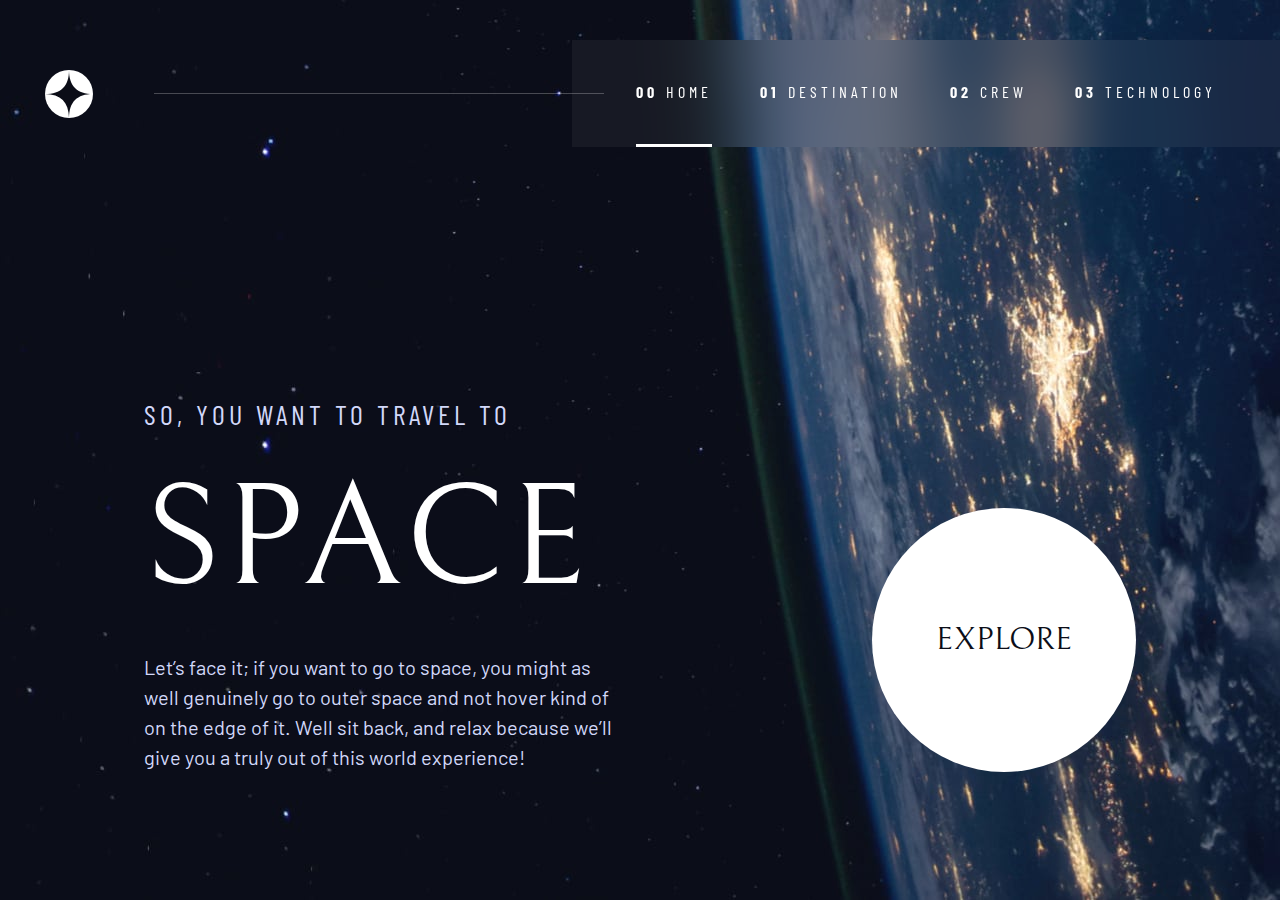
<file: index.html>
<!DOCTYPE html>
<html lang="en">
  <head>
    <meta charset="UTF-8" />
    <meta name="viewport" content="width=device-width, initial-scale=1.0" />

    <!-- Google fonts -->
    <link rel="preconnect" href="https://fonts.googleapis.com" />
    <link rel="preconnect" href="https://fonts.gstatic.com" crossorigin />
    <link
      href="https://fonts.googleapis.com/css2?family=Barlow&family=Barlow+Condensed:wght@400;700&family=Bellefair&display=swap"
      rel="stylesheet"
    />
    <!-- CSS -->
    <link rel="stylesheet" href="index.css" />
    <link
      rel="icon"
      type="image/svg+xml"
      sizes="32x32"
      href="./assets/shared/logo.svg"
    />

    <title>Space tourism website</title>
    <script src="navigation.js" defer></script>
    <script src="change-content.js" defer></script>
  </head>
  <body class="home-page">
    <a href="#main" class="skip-to-main-content">Skip to main content</a>
    <header class="primary-header flex">
      <div class="navigation-logo">
        <img src="./assets/shared/logo.svg" alt="space tourism logo" />
      </div>
      <button class="mobile-nav-toggle" aria-controls="primary-navigation">
        <span class="sr-only" aria-expanded="false">Menu</span>
      </button>
      <nav>
        <ul
          id="primary-navigation"
          data-visible="false"
          class="primary-navigation underline-indicators flex"
        >
          <li class="active">
            <a
              class="ff-sans-condensed uppercase text-white ls-2"
              href="index.html"
              ><span aria-hidden="true">00</span>Home
            </a>
          </li>
          <li>
            <a
              class="ff-sans-condensed uppercase text-white ls-2"
              href="destination.html"
              ><span aria-hidden="true">01</span>Destination
            </a>
          </li>
          <li>
            <a
              class="ff-sans-condensed uppercase text-white ls-2"
              href="crew.html"
              ><span aria-hidden="true">02</span>Crew
            </a>
          </li>
          <li>
            <a
              class="ff-sans-condensed uppercase text-white ls-2"
              href="technology.html"
              ><span aria-hidden="true">03</span>Technology
            </a>
          </li>
        </ul>
      </nav>
    </header>

    <main id="main" class="grid-container grid-container--home">
      <div class="home-content">
        <h1 class="ff-sans-condensed uppercase ls-2 fs-500 text-accent fs-900">
          So, you want to travel to<span
            class="display-block ff-serif uppercase fs-900 text-white"
            >Space</span
          >
        </h1>
        <p class="text-accent">
          Let’s face it; if you want to go to space, you might as well genuinely
          go to outer space and not hover kind of on the edge of it. Well sit
          back, and relax because we’ll give you a truly out of this world
          experience!
        </p>
      </div>
      <div>
        <a
          href="destination.html"
          class="large-btn uppercase ff-serif bg-clr-white text-dark"
          >Explore</a
        >
      </div>
    </main>
  </body>
</html>
</file>
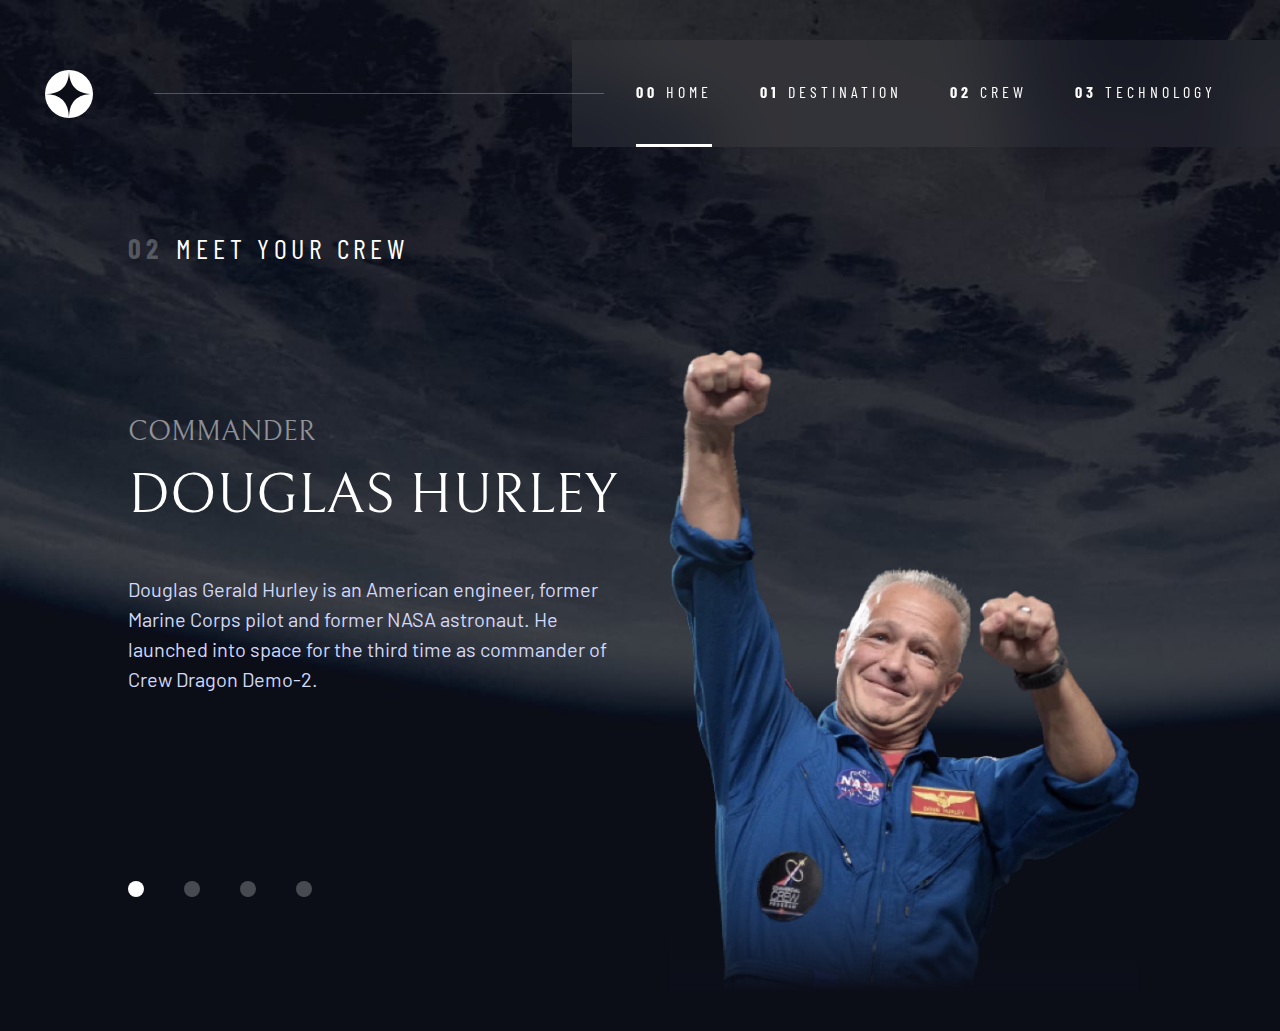
<file: crew-page.html>
<!DOCTYPE html>
<html lang="en">
  <head>
    <meta charset="UTF-8" />
    <meta name="viewport" content="width=device-width, initial-scale=1.0" />

    <!-- Google fonts -->
    <link rel="preconnect" href="https://fonts.googleapis.com" />
    <link rel="preconnect" href="https://fonts.gstatic.com" crossorigin />
    <link
      href="https://fonts.googleapis.com/css2?family=Barlow&family=Barlow+Condensed:wght@400;700&family=Bellefair&display=swap"
      rel="stylesheet"
    />
    <!-- CSS -->
    <link rel="stylesheet" href="index.css" />
    <link
      rel="icon"
      type="image/png"
      sizes="32x32"
      href="./assets/favicon-32x32.png"
    />

    <title>Space tourism website</title>
    <script src="index.js" defer></script>
    <script src="change-content.js" defer></script>
  </head>
  <body class="crew-page">
    <a href="#main" class="skip-to-main-content">Skip to main content</a>
    <header class="primary-header flex">
      <div class="navigation-logo">
        <img src="./assets/shared/logo.svg" alt="space tourism logo" />
      </div>
      <button class="mobile-nav-toggle" aria-controls="primary-navigation">
        <span class="sr-only" aria-expanded="false">Menu</span>
      </button>
      <nav>
        <ul
          id="primary-navigation"
          data-visible="false"
          class="primary-navigation underline-indicators flex"
        >
          <li class="active">
            <a class="ff-sans-condensed uppercase text-white ls-2" href="#"
              ><span aria-hidden="true">00</span>Home
            </a>
          </li>
          <li>
            <a class="ff-sans-condensed uppercase text-white ls-2" href="#"
              ><span aria-hidden="true">01</span>Destination
            </a>
          </li>
          <li>
            <a class="ff-sans-condensed uppercase text-white ls-2" href="#"
              ><span aria-hidden="true">02</span>Crew
            </a>
          </li>
          <li>
            <a class="ff-sans-condensed uppercase text-white ls-2" href="#"
              ><span aria-hidden="true">03</span>Technology
            </a>
          </li>
        </ul>
      </nav>
    </header>

    <main id="main" class="grid-container grid-container--crew flow">
        <h1 class="text-white ff-sans-condensed uppercase ls-2 fs-400 numbered-title"><span aria-hidden="true">02</span>Meet your crew</h1>

        <article class="grid crew-info flow" role="tabpanel">
            <header class="flow flow--space-small">
                <h2 class="fs-500 uppercase ff-serif">Commander</h2>
                <p class="fs-700 uppercase ff-serif">Douglas Hurley</p>
            </header>

            <p class="text-accent crew-member-description">
                Douglas Gerald Hurley is an American engineer, former Marine Corps pilot 
                and former NASA astronaut. He launched into space for the third time as 
                commander of Crew Dragon Demo-2.
            </p>
        </article>
        <div class="pagination-indicators flex" role="tablist" aria-label="crew member list">
            <button aria-selected="true" data-crew="crew-a"><span class="sr-only" role="tab">The commander</span></button>
            <button aria-selected="false" data-crew="crew-b"><span class="sr-only" role="tab">The mission specialist</span></button>
            <button aria-selected="false" data-crew="crew-c"><span class="sr-only" role="tab">The pilot</span></button>
            <button aria-selected="false" data-crew="crew-d"><span class="sr-only" role="tab">The engineer</span></button>
        </div>

        <div class="crew-image-container">
          <img src="./assets/crew/image-douglas-hurley.webp" alt="Crew member Douglas Hurley">
        </div>


    </main>
  </body>
</html>
</file>
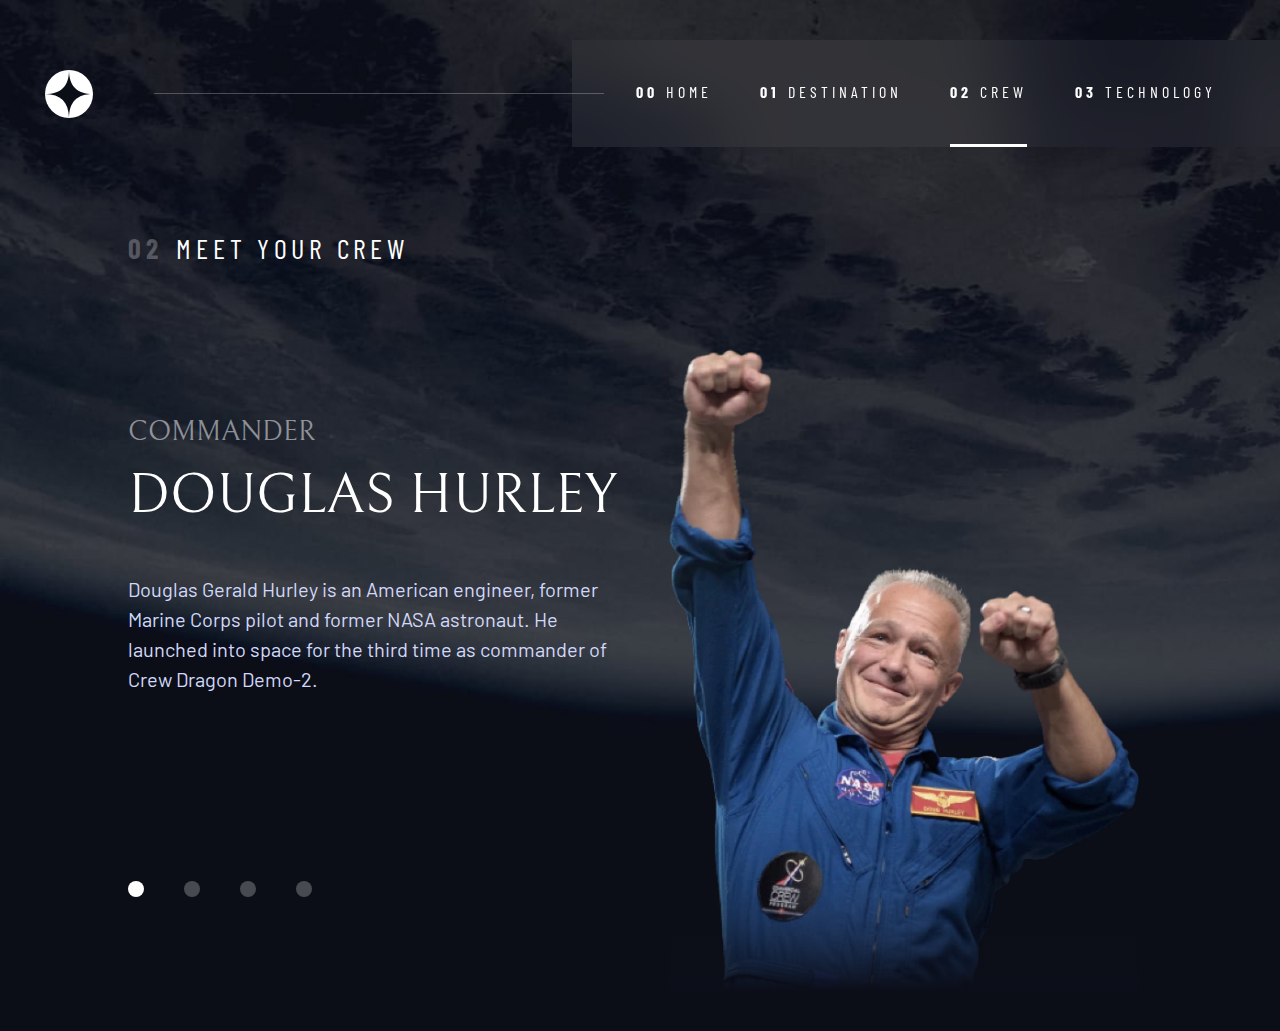
<file: crew.html>
<!DOCTYPE html>
<html lang="en">
  <head>
    <meta charset="UTF-8" />
    <meta name="viewport" content="width=device-width, initial-scale=1.0" />

    <!-- Google fonts -->
    <link rel="preconnect" href="https://fonts.googleapis.com" />
    <link rel="preconnect" href="https://fonts.gstatic.com" crossorigin />
    <link
      href="https://fonts.googleapis.com/css2?family=Barlow&family=Barlow+Condensed:wght@400;700&family=Bellefair&display=swap"
      rel="stylesheet"
    />
    <!-- CSS -->
    <link rel="stylesheet" href="index.css" />
    <link
      rel="icon"
      type="image/svg+xml"
      sizes="32x32"
      href="./assets/shared/logo.svg"
    />

    <title>Space tourism website</title>
    <script src="navigation.js" defer></script>
    <script src="change-content.js" defer></script>
  </head>
  <body class="crew-page">
    <a href="#main" class="skip-to-main-content">Skip to main content</a>
    <header class="primary-header flex">
      <div class="navigation-logo">
        <img src="./assets/shared/logo.svg" alt="space tourism logo" />
      </div>
      <button class="mobile-nav-toggle" aria-controls="primary-navigation">
        <span class="sr-only" aria-expanded="false">Menu</span>
      </button>
      <nav>
        <ul
          id="primary-navigation"
          data-visible="false"
          class="primary-navigation underline-indicators flex"
        >
          <li>
            <a
              class="ff-sans-condensed uppercase text-white ls-2"
              href="index.html"
              ><span aria-hidden="true">00</span>Home
            </a>
          </li>
          <li>
            <a
              class="ff-sans-condensed uppercase text-white ls-2"
              href="destination.html"
              ><span aria-hidden="true">01</span>Destination
            </a>
          </li>
          <li class="active">
            <a
              class="ff-sans-condensed uppercase text-white ls-2"
              href="crew.html"
              ><span aria-hidden="true">02</span>Crew
            </a>
          </li>
          <li>
            <a class="ff-sans-condensed uppercase text-white ls-2" href="technology.html"
              ><span aria-hidden="true">03</span>Technology
            </a>
          </li>
        </ul>
      </nav>
    </header>

    <main id="main" class="grid-container grid-container--crew flow">
        <h1 class="text-white ff-sans-condensed uppercase ls-2 fs-400 numbered-title"><span aria-hidden="true">02</span>Meet your crew</h1>

        <article class="grid crew-info flow" role="tabpanel">
            <header class="flow flow--space-small">
                <h2 class="fs-500 uppercase ff-serif">Commander</h2>
                <p class="fs-700 uppercase ff-serif">Douglas Hurley</p>
            </header>

            <p class="text-accent crew-member-description">
                Douglas Gerald Hurley is an American engineer, former Marine Corps pilot 
                and former NASA astronaut. He launched into space for the third time as 
                commander of Crew Dragon Demo-2.
            </p>
        </article>
        <div class="pagination-indicators flex" role="tablist" aria-label="crew member list">
            <button aria-selected="true" data-crew="crew-a"><span class="sr-only" role="tab">The commander</span></button>
            <button aria-selected="false" data-crew="crew-b"><span class="sr-only" role="tab">The mission specialist</span></button>
            <button aria-selected="false" data-crew="crew-c"><span class="sr-only" role="tab">The pilot</span></button>
            <button aria-selected="false" data-crew="crew-d"><span class="sr-only" role="tab">The engineer</span></button>
        </div>

        <div class="crew-image-container">
          <img src="./assets/crew/image-douglas-hurley.webp" alt="Crew member Douglas Hurley">
        </div>


    </main>
  </body>
</html>
</file>
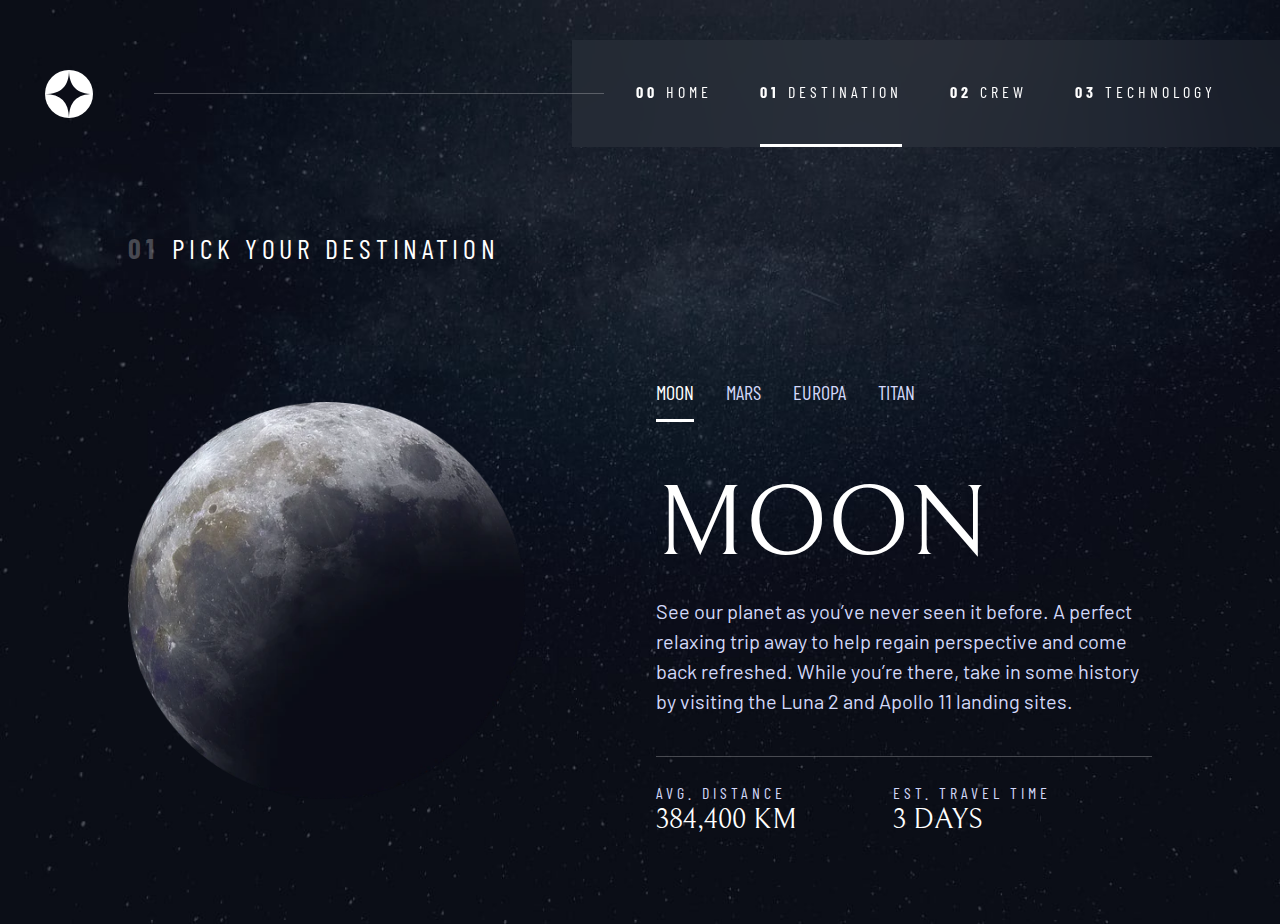
<file: destination.html>
<!DOCTYPE html>
<html lang="en">
  <head>
    <meta charset="UTF-8" />
    <meta name="viewport" content="width=device-width, initial-scale=1.0" />

    <!-- Google fonts -->
    <link rel="preconnect" href="https://fonts.googleapis.com" />
    <link rel="preconnect" href="https://fonts.gstatic.com" crossorigin />
    <link
      href="https://fonts.googleapis.com/css2?family=Barlow&family=Barlow+Condensed:wght@400;700&family=Bellefair&display=swap"
      rel="stylesheet"
    />
    <!-- CSS -->
    <link rel="stylesheet" href="index.css" />
    <link
      rel="icon"
      type="image/svg+xml"
      sizes="32x32"
      href="./assets/shared/logo.svg"
    />

    <title>Space tourism website</title>
    <script src="navigation.js" defer></script>
    <script src="change-content.js" defer></script>
  </head>
  <body class="destination-page">
    <a href="#main" class="skip-to-main-content">Skip to main content</a>
    <header class="primary-header flex">
      <div class="navigation-logo">
        <img src="./assets/shared/logo.svg" alt="space tourism logo" />
      </div>
      <button class="mobile-nav-toggle" aria-controls="primary-navigation">
        <span class="sr-only" aria-expanded="false">Menu</span>
      </button>
      <nav>
        <ul
          id="primary-navigation"
          data-visible="false"
          class="primary-navigation underline-indicators flex"
        >
          <li>
            <a
              class="ff-sans-condensed uppercase text-white ls-2"
              href="index.html"
              ><span aria-hidden="true">00</span>Home
            </a>
          </li>
          <li class="active">
            <a
              class="ff-sans-condensed uppercase text-white ls-2"
              href="destination.html"
              ><span aria-hidden="true">01</span>Destination
            </a>
          </li>
          <li>
            <a
              class="ff-sans-condensed uppercase text-white ls-2"
              href="crew.html"
              ><span aria-hidden="true">02</span>Crew
            </a>
          </li>
          <li>
            <a
              class="ff-sans-condensed uppercase text-white ls-2"
              href="technology.html"
              ><span aria-hidden="true">03</span>Technology
            </a>
          </li>
        </ul>
      </nav>
    </header>

    <main id="main" class="grid-container grid-container--destination flow">
      <h1
        class="text-white ff-sans-condensed uppercase ls-2 fs-400 numbered-title"
      >
        <span aria-hidden="true">01</span>Pick your destination
      </h1>

      <img src="./assets/destination/image-moon.webp" alt="the moon" />

      <div
        class="tab-items underline-indicators flex"
        role="tablist"
        aria-label="destinations list"
      >
        <button
          aria-selected="true"
          class="uppercase ff-sans-condensed text-accent bg-transparent letter-spacing-2"
          data-destination="moon"
          role="tab"
        >
          Moon
        </button>
        <button
          aria-selected="false"
          class="uppercase ff-sans-condensed text-accent bg-transparent letter-spacing-2"
          data-destination="mars"
          role="tab"
        >
          Mars
        </button>
        <button
          aria-selected="false"
          class="uppercase ff-sans-condensed text-accent bg-transparent letter-spacing-2"
          data-destination="europa"
          role="tab"
        >
          Europa
        </button>
        <button
          aria-selected="false"
          class="uppercase ff-sans-condensed text-accent bg-transparent letter-spacing-2"
          data-destination="titan"
          role="tab"
        >
          Titan
        </button>
      </div>
      <article class="grid destination-info" role="tabpanel">
        <h2 class="ff-serif uppercase text-white fs-800">Moon</h2>
        <p class="text-accent">
          See our planet as you’ve never seen it before. A perfect relaxing trip
          away to help regain perspective and come back refreshed. While you’re
          there, take in some history by visiting the Luna 2 and Apollo 11
          landing sites.
        </p>

        <div class="flex destination-stats">
          <div>
            <h3 class="text-accent ff-sans-condensed ls-2 uppercase fs-200">
              Avg. distance
            </h3>
            <p
              class="text-white ff-serif uppercase fs-700 destination-stats--distance"
            >
              384,400 km
            </p>
          </div>
          <div>
            <h3 class="text-accent ff-sans-condensed ls-2 uppercase fs-200">
              Est. travel time
            </h3>
            <p
              class="text-white ff-serif uppercase fs-700 destination-stats--time"
            >
              3 days
            </p>
          </div>
        </div>
      </article>
    </main>
  </body>
</html>
</file>
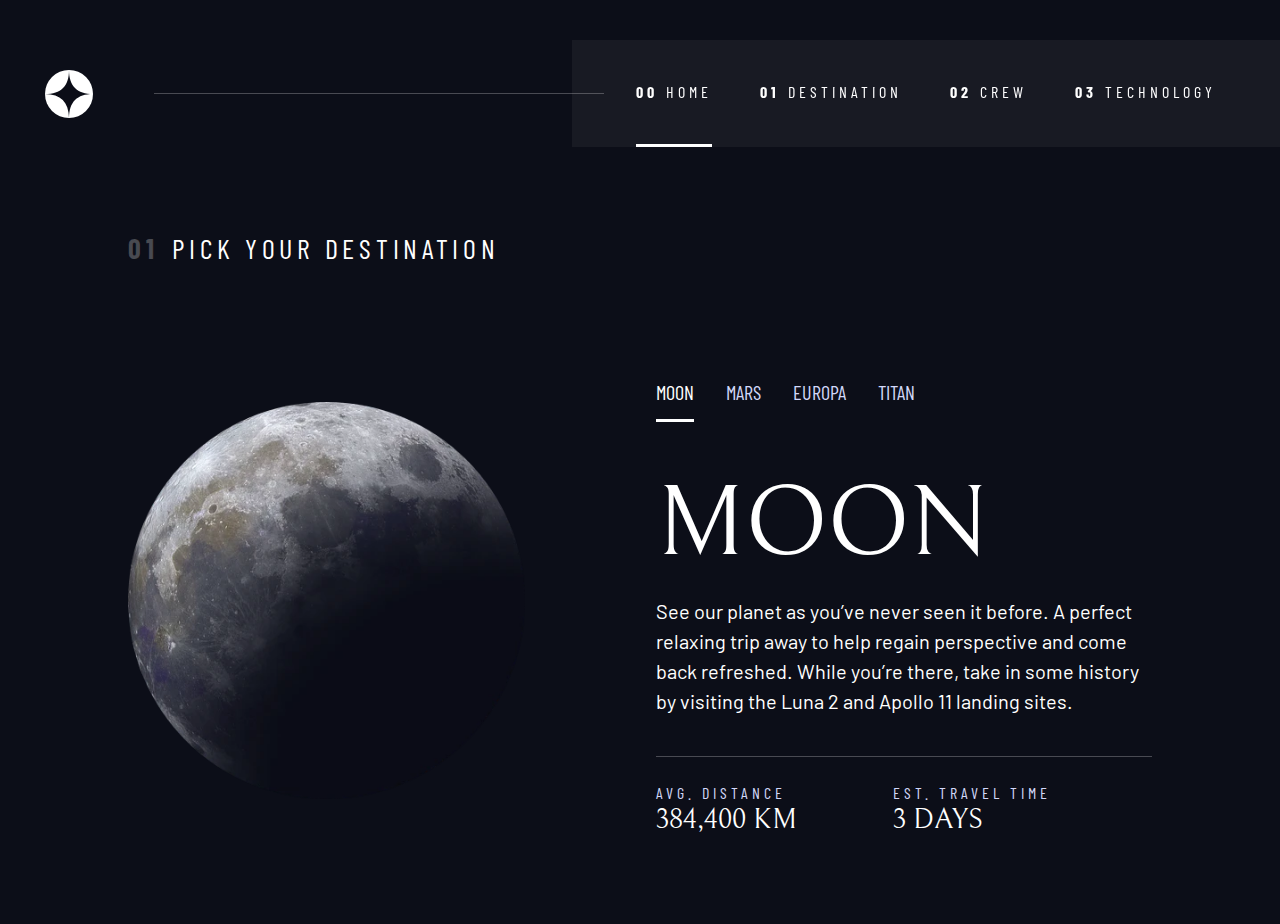
<file: moon-destination.html>
<!DOCTYPE html>
<html lang="en">
  <head>
    <meta charset="UTF-8" />
    <meta name="viewport" content="width=device-width, initial-scale=1.0" />

    <!-- Google fonts -->
    <link rel="preconnect" href="https://fonts.googleapis.com" />
    <link rel="preconnect" href="https://fonts.gstatic.com" crossorigin />
    <link
      href="https://fonts.googleapis.com/css2?family=Barlow&family=Barlow+Condensed:wght@400;700&family=Bellefair&display=swap"
      rel="stylesheet"
    />
    <!-- CSS -->
    <link rel="stylesheet" href="index.css" />
    <link
      rel="icon"
      type="image/png"
      sizes="32x32"
      href="./assets/favicon-32x32.png"
    />

    <title>Space tourism website</title>
    <script src="index.js" defer></script>
  </head>
  <body class="moon-destination-page">
    <a href="#main" class="skip-to-main-content">Skip to main content</a>
    <header class="primary-header flex">
      <div class="navigation-logo">
        <img src="./assets/shared/logo.svg" alt="space tourism logo" />
      </div>
      <button class="mobile-nav-toggle" aria-controls="primary-navigation">
        <span class="sr-only" aria-expanded="false">Menu</span>
      </button>
      <nav>
        <ul
          id="primary-navigation"
          data-visible="false"
          class="primary-navigation underline-indicators flex"
        >
          <li class="active">
            <a class="ff-sans-condensed uppercase text-white ls-2" href="#"
              ><span aria-hidden="true">00</span>Home
            </a>
          </li>
          <li>
            <a class="ff-sans-condensed uppercase text-white ls-2" href="#"
              ><span aria-hidden="true">01</span>Destination
            </a>
          </li>
          <li>
            <a class="ff-sans-condensed uppercase text-white ls-2" href="#"
              ><span aria-hidden="true">02</span>Crew
            </a>
          </li>
          <li>
            <a class="ff-sans-condensed uppercase text-white ls-2" href="#"
              ><span aria-hidden="true">03</span>Technology
            </a>
          </li>
        </ul>
      </nav>
    </header>

    <main id="main" class="grid-container grid-container--destination flow">
        <h1 class="text-white ff-sans-condensed uppercase ls-2 fs-400 numbered-title"><span aria-hidden="true">01</span>Pick your destination</h1>

        <img src="./assets/destination/image-moon.webp" alt="the moon">
        
        <div class="tab-items underline-indicators flex">
            <button aria-selected="true" class="uppercase ff-sans-condensed text-accent bg-transparent letter-spacing-2">Moon</button>
            <button aria-selected="false" class="uppercase ff-sans-condensed text-accent bg-transparent letter-spacing-2">Mars</button>
            <button aria-selected="false" class="uppercase ff-sans-condensed text-accent bg-transparent letter-spacing-2">Europa</button>
            <button aria-selected="false" class="uppercase ff-sans-condensed text-accent bg-transparent letter-spacing-2">Titan</button>
        </div>
        <article class="grid destination-info">

            <h2 class="ff-serif uppercase text-white fs-800">Moon</h2>
            <p>See our planet as you’ve never seen it before. A perfect relaxing trip away to help regain perspective and come back refreshed. While you’re there, take in some history by visiting the Luna 2 and Apollo 11 landing sites.</p>

            <div class="flex destination-stats">
                <div>
                    <h3 class="text-accent ff-sans-condensed ls-2 uppercase fs-200">Avg. distance</h3>
                    <p class="text-white ff-serif uppercase fs-700">384,400 km</p>
                </div>
                <div>
                    <h3 class="text-accent ff-sans-condensed ls-2 uppercase fs-200">Est. travel time</h3>
                    <p class="text-white ff-serif uppercase fs-700">3 days</p>
                </div>
            </div>
        </article>
    </main>
  </body>
</html>
</file>
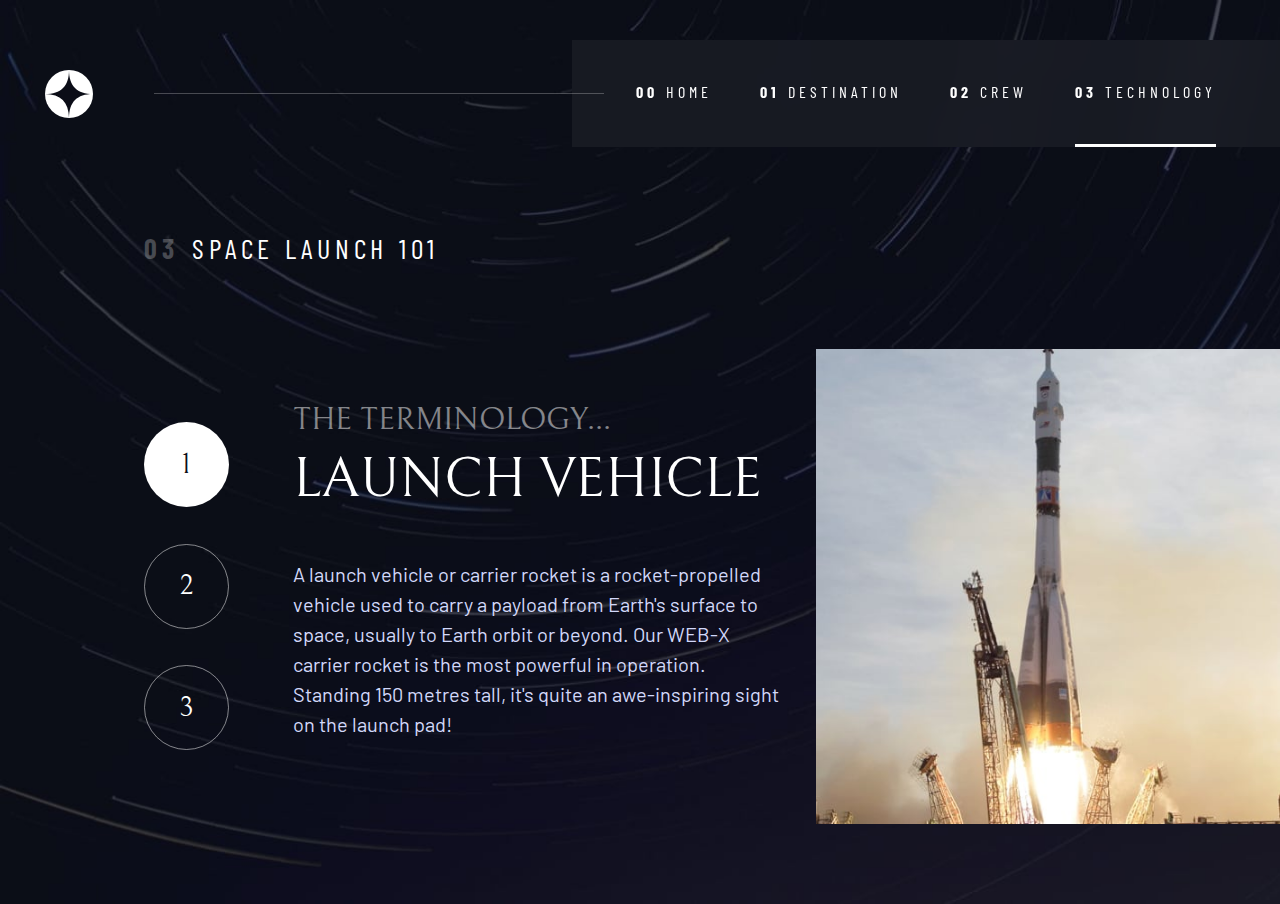
<file: technology.html>
<!DOCTYPE html>
<html lang="en">
  <head>
    <meta charset="UTF-8" />
    <meta name="viewport" content="width=device-width, initial-scale=1.0" />

    <!-- Google fonts -->
    <link rel="preconnect" href="https://fonts.googleapis.com" />
    <link rel="preconnect" href="https://fonts.gstatic.com" crossorigin />
    <link
      href="https://fonts.googleapis.com/css2?family=Barlow&family=Barlow+Condensed:wght@400;700&family=Bellefair&display=swap"
      rel="stylesheet"
    />
    <!-- CSS -->
    <link rel="stylesheet" href="index.css" />
    <link
      rel="icon"
      type="image/svg+xml"
      sizes="32x32"
      href="./assets/shared/logo.svg"
    />

    <title>Space tourism website</title>
    <script src="navigation.js" defer></script>
    <script src="change-content.js" defer></script>
  </head>
  <body class="technology-page">
    <a href="#main" class="skip-to-main-content">Skip to main content</a>
    <header class="primary-header flex">
        <div class="navigation-logo">
          <img src="./assets/shared/logo.svg" alt="space tourism logo" />
        </div>
        <button class="mobile-nav-toggle" aria-controls="primary-navigation">
          <span class="sr-only" aria-expanded="false">Menu</span>
        </button>
        <nav>
          <ul
            id="primary-navigation"
            data-visible="false"
            class="primary-navigation underline-indicators flex"
          >
            <li>
              <a
                class="ff-sans-condensed uppercase text-white ls-2"
                href="index.html"
                ><span aria-hidden="true">00</span>Home
              </a>
            </li>
            <li>
              <a
                class="ff-sans-condensed uppercase text-white ls-2"
                href="destination.html"
                ><span aria-hidden="true">01</span>Destination
              </a>
            </li>
            <li>
              <a
                class="ff-sans-condensed uppercase text-white ls-2"
                href="crew.html"
                ><span aria-hidden="true">02</span>Crew
              </a>
            </li>
            <li class="active">
              <a class="ff-sans-condensed uppercase text-white ls-2" href="technology.html"
                ><span aria-hidden="true">03</span>Technology
              </a>
            </li>
          </ul>
        </nav>
      </header>  

    <main id="main" class="grid-container grid-container--technology flow">
        <h1 class="text-white ff-sans-condensed uppercase ls-2 fs-400 numbered-title"><span aria-hidden="true">03</span>Space launch 101</h1>

        <img src="./assets/technology/image-launch-vehicle-landscape.jpg" alt="Launching rocket" class="technology-img-landscape">

        <div class="flex technology-content">
            <div class="numbered-indicators flex">
                <button aria-selected="true" data-indicator="0">1</button>
                <button data-indicator="1">2</button>
                <button data-indicator="2">3</button>
             </div>

             <article class="grid technology-info flow" role="tabpanel">
                <header class="flow flow--space-small">
                    <h2 class="fs-600 uppercase ff-serif">The terminology...</h2>
                    <p class="fs-700 uppercase ff-serif">Launch vehicle</p>
                </header>
    
                <p class="text-accent technology-description">
                    A launch vehicle or carrier rocket is a rocket-propelled vehicle used to carry a payload from Earth's surface to space, usually to Earth orbit or beyond. Our WEB-X carrier rocket is the most powerful in operation. Standing 150 metres tall, it's quite an awe-inspiring sight on the launch pad!
                </p>
            </article>
        </div>

        <img src="./assets/technology/image-launch-vehicle-portrait.jpg" alt="Launching rocket" class="technology-img-portrait">

    </main>
  </body>
</html>
</file>
<file: index.css>
/* CSS reset */

*,
*::before,
*::after {
  box-sizing: border-box;
}

body,
h1,
h2,
h3,
h4,
h5,
p,
picture,
figure {
  margin: 0;
}

h1,
h2,
h3,
h4,
h5,
h6,
p {
  font-weight: 400;
}

body {
  font-family: var(--ff-sans-normal);
  font-size: var(--fs-400);
  background-color: hsl(var(--clr-dark));
  color: hsl(var(--clr-white));
  line-height: 1.5;
  min-height: 100vh;
  overflow-x: hidden;

  display: grid;
  grid-template-rows: min-content 1fr;
}

img,
picture {
  max-width: 100%;
  display: block;
}

input,
textarea,
select,
button {
  font: inherit;
}

/* custom properties  */

:root {
  --clr-dark: 230 35% 7%;
  --clr-accent: 231 77% 90%;
  --clr-white: 0 0% 100%;

  --fs-900: clamp(5rem, 12vw + 2rem, 9rem);
  --fs-800: 3.5rem;
  --fs-700: 1.75rem;
  --fs-600: 1.5rem;
  --fs-500: 1.125rem;
  --fs-400: 1rem;
  --fs-300: 0.9375rem;
  --fs-200: 0.875rem;

  --ff-serif: "Bellefair", serif;
  --ff-sans-condensed: "Barlow Condensed", sans-serif;
  --ff-sans-normal: "Barlow", sans-serif;
}

@media (min-width: 768px) {
  :root {
    --fs-800: 5rem;
    --fs-700: 2.5rem;
    --fs-600: 1.75rem;
    --fs-500: 1.5rem;
    --fs-400: 1.25rem;
    --fs-300: 1rem;
    --fs-200: 1rem;
  }
}

@media (min-width: 1024px) {
  :root {
    --fs-800: 6.25rem;
    --fs-700: 3.5rem;
    --fs-600: 2rem;
    --fs-500: 1.75rem;
  }
}

/* utility classes */

.flex {
  display: flex;
  gap: var(--gap, 1rem);
}

.grid {
  display: grid;
  gap: var(--gap, 1rem);
}

.container {
  padding-inline: 2em;
  margin-inline: auto;
  max-width: 1110px;
}

.display-block {
  display: block;
}

.flow > *:where(:not(:first-child)) {
  margin-top: var(--flow-space, 1rem);
}

.flow--space-small {
  --flow-space: 0.75rem;
}

.sr-only {
  position: absolute;
  width: 1px;
  height: 1px;
  padding: 0;
  margin: -1px;
  overflow: hidden;
  clip: rect(0, 0, 0, 0);
  white-space: nowrap;
  border: 0;
}

.skip-to-main-content {
  transform: translateY(-100%);
  transition: 0.7s ease-in-out;
  position: absolute;
  z-index: 9999;
  background: hsl(var(--clr-white) / 0.5);
  color: hsl(var(--clr-dark));
  padding: 0.5em 1em;
  margin-inline: auto;
}

.skip-to-main-content:focus {
  transform: translateY(0);
}

/* colours */

.bg-clr-white {
  background-color: hsl(var(--clr-white));
}
.bg-clr-dark {
  background-color: hsl(var(--clr-dark));
}
.bg-clr-accent {
  background-color: hsl(var(--clr-accent));
}

.bg-transparent {
  background-color: transparent;
}

.text-white {
  color: hsl(var(--clr-white));
}
.text-dark {
  color: hsl(var(--clr-dark));
}
.text-accent {
  color: hsl(var(--clr-accent));
}

/* typography */

.ff-serif {
  font-family: var(--ff-serif);
}
.ff-sans-condensed {
  font-family: var(--ff-sans-condensed);
}
.ff-sans-normal {
  font-family: var(--ff-sans-normal);
}

.fs-900 {
  font-size: var(--fs-900);
}
.fs-800 {
  font-size: var(--fs-800);
}
.fs-700 {
  font-size: var(--fs-700);
}
.fs-600 {
  font-size: var(--fs-600);
}
.fs-500 {
  font-size: var(--fs-500);
}
.fs-400 {
  font-size: var(--fs-400);
}
.fs-300 {
  font-size: var(--fs-300);
}
.fs-200 {
  font-size: var(--fs-200);
}

.ls-0 {
  letter-spacing: 0px;
}
.ls-1 {
  letter-spacing: 2px;
}
.ls-2 {
  letter-spacing: 4px;
}

/* line heights? */

.fs-900,
.fs-800,
.fs-700,
.fs-600 {
  line-height: 1.1;
}

.uppercase {
  text-transform: uppercase;
}

/* components */

.numbered-title {
  font-family: var(--ff-sans-condensed);
  font-size: var(--fs-500);
  letter-spacing: 4.72px;
  text-transform: uppercase;
}

.numbered-title span {
  margin-right: 0.5em;
  font-weight: 700;
  color: hsl(var(--clr-white) / 0.25);
}

.large-btn {
  display: inline-grid;
  position: relative;
  z-index: 1;
  aspect-ratio: 1;
  place-items: center;
  padding: 0 2em;
  border-radius: 50%;
  text-decoration: none;
  font-size: 1.125rem;
  animation: 1.5s fadeInUp;
}

.large-btn::after {
  content: "";
  position: absolute;
  z-index: -1;
  background: hsl(var(--clr-white) / 0.15);
  width: 100%;
  height: 100%;
  border-radius: 50%;
  transition: transform ease-in-out 0.5s, opacity linear 0.75s;
  opacity: 0;
  animation: pulse-bg 3s 3;
}

.large-btn:hover::after,
.large-btn:focus::after {
  transform: scale(1.5);
  opacity: 1;
}

@media (min-width: 768px) {
  .large-btn {
    font-size: 2rem;
  }
}

@media (min-width: 1024px) {
  .large-btn {
    animation: pulse 3s 3;
  }
}

/* primary header & navigation */

.navigation-logo {
  min-width: 3rem;
  padding-block: 1.5rem;
  margin-inline: clamp(1rem, 3.5vw, 4rem);
}

.primary-header {
  justify-content: space-between;
  align-items: center;
  font-size: 1rem;
}

.primary-header > nav {
  flex: 1;
  max-width: 800px;
}

.primary-navigation {
  --gap: 3rem;
  --underline-gap: 2.5rem;
  list-style: none;
  padding: 0;
  margin: 0;
  justify-content: flex-end;
  margin-left: auto;
  padding-inline: clamp(2.5rem, 5vw, 4rem);

  background-color: hsl(var(--clr-dark) / 0.95);
}

.primary-navigation a {
  text-decoration: none;
  padding-block: 3rem;
}

.primary-navigation a > span {
  font-weight: 700;
  margin-right: 0.5em;
}

.mobile-nav-toggle {
  display: none;
}

@supports (backdrop-filter: blur(2rem)) {
  .primary-navigation {
    background-color: hsl(var(--clr-white) / 0.05);
    backdrop-filter: blur(2rem);
  }
}

@media (max-width: 767px) {
  .primary-navigation {
    --gap: 3rem;
    --underline-gap: 0;
    position: fixed;
    inset: 0 0 0 30%;
    z-index: 1000;
    flex-direction: column;
    justify-content: flex-start;
    padding: 6rem 2rem;
    margin: 0;
    transform: translateX(100%);
    transition: transform 0.5s ease-in-out;
  }

  .primary-navigation.underline-indicators > *:hover {
    border-color: transparent;
  }

  .primary-navigation.underline-indicators > .active {
    border-bottom: 0;
    border-right: 0.2rem solid hsl(var(--clr-white) / 1);
  }

  .mobile-nav-toggle {
    display: block;
    position: absolute;
    z-index: 2000;
    right: 1rem;
    top: 2rem;
    left: auto;

    border: none;
    background: none;
    background-image: url(./assets/shared/icon-hamburger.svg);
    background-size: contain;
    background-repeat: no-repeat;
    background-position: center;
    width: 1.5rem;
    aspect-ratio: 1;
  }

  .primary-navigation[data-visible="true"] {
    transform: translateX(0);
  }

  .mobile-nav-toggle[aria-expanded="true"] {
    background-image: url(./assets/shared/icon-close.svg);
  }
}

@media (min-width: 1024px) {
  .primary-header {
    margin-block: 2.5rem;
  }

  .primary-header::after {
    content: "";
    display: block;
    position: relative;
    height: 1px;
    width: 100%;
    margin-right: -3rem;
    z-index: 8000;
    background: hsl(var(--clr-white) / 0.25);
    order: 1;
  }

  .primary-header > nav {
    order: 2;
  }
}

.underline-indicators > * {
  padding: var(--underline-gap, 1rem) 0;
  border: 0;
  border-bottom: 0.2rem solid hsl(var(--clr-white) / 0);
  cursor: pointer;
}

.underline-indicators > *:hover,
.underline-indicators > *:focus {
  border-color: hsl(var(--clr-white) / 0.5);
}

.underline-indicators > .active,
.underline-indicators > [aria-selected="true"] {
  color: hsl(var(--clr-white) / 1);
  border-color: hsl(var(--clr-white) / 1);
}

.tab-items {
  --underline-gap: 0.75rem;
}

.pagination-indicators > * {
  padding: 0.4em;
  aspect-ratio: 1;
  border-radius: 50%;
  border: 0;
  background-color: hsl(var(--clr-white) / 0.25);
  cursor: pointer;
}

.pagination-indicators > *:hover,
.pagination-indicators > *:focus {
  background-color: hsl(
    var(--clr-white) / 0.5
  );
}

.pagination-indicators > [aria-selected="true"] {
  background-color: hsl(var(--clr-white) / 1);
}

.numbered-indicators > * {
  font-family: var(--ff-serif);
  font-size: var(--fs-500);
  color: hsl(var(--clr-white));
  padding: 0 1em;
  background-color: transparent;
  border: 0.1rem solid hsl(var(--clr-white) / 0.5);
  border-radius: 50%;
  aspect-ratio: 1;
}

.numbered-indicators > *:hover {
  border-color: hsl(var(--clr-white));
}

.numbered-indicators > [aria-selected="true"] {
  color: hsl(var(--clr-dark));
  background-color: hsl(var(--clr-white));
}

@media (min-width: 1024px) {
  .numbered-indicators > * {
    padding: 0 1.25em;
  }
}

/* layout */

.grid-container {
  place-items: center;
  text-align: center;
  display: grid;
  gap: var(--grid-container-gap, 1rem);
  padding-block: 2.5rem;
  padding-inline: clamp(1.5rem, 5vw, 4rem);
}

.grid-container--destination,
.grid-container--crew,
.grid-container--technology {
  animation: 1.5s fadeInUp;
}

.grid-container p:not([class]) {
  max-width: 50ch;
}

@media (min-width: 1024px) {
  .grid-container {
    text-align: left;
    column-gap: var(--container-gap, 2rem);
    grid-template-columns: minmax(2rem, 1fr) repeat(2, minmax(0, 40rem)) minmax(
        2rem,
        1fr
      );
  }
}

/* backgrounds */

.home-page {
  background-image: url(./assets/home/background-home-mobile.jpg);
  background-size: cover;
  background-position: bottom center;
}

.destination-page {
  background-image: url(./assets/destination/background-destination-mobile.jpg);
  background-size: cover;
  background-repeat: no-repeat;
}

.crew-page {
  background-image: url(./assets/crew/background-crew-mobile.jpg);
  background-size: cover;
  background-repeat: no-repeat;
}

.technology-page {
  background-image: url(./assets/technology/background-technology-mobile.jpg);
  background-size: cover;
  background-repeat: no-repeat;
}

@media (min-width: 768px) {
  .home-page {
    background-image: url(./assets/home/background-home-tablet.jpg);
  }

  .destination-page {
    background-image: url(./assets/destination/background-destination-tablet.jpg);
  }

  .crew-page {
    background-image: url(./assets/crew/background-crew-tablet.jpg);
  }

  .technology-page {
    background-image: url(./assets/technology/background-technology-tablet.jpg);
  }
}

@media (min-width: 1024px) {
  .home-page {
    background-image: url(./assets/home/background-home-desktop.jpg);
  }

  .destination-page {
    background-image: url(./assets/destination/background-destination-desktop.jpg);
  }

  .crew-page {
    background-image: url(./assets/crew/background-crew-desktop.jpg);
  }

  .technology-page {
    background-image: url(./assets/technology/background-technology-desktop.jpg);
  }
}

/* destination page */

.grid-container--destination {
  --flow-space: 2rem;
  margin-bottom: 3rem;
  grid-template-areas:
    "title"
    "image"
    "tabs"
    "content";
}

.grid-container--destination > h1 {
  grid-area: title;
  margin-bottom: clamp(1rem, 5vw, 3rem);
}

.grid-container--destination > img {
  grid-area: image;
  width: 60%;
}

.grid-container--destination .tab-items {
  grid-area: tabs;
  gap: 2rem;
}

.grid-container--destination > .destination-info {
  grid-area: content;
}

.grid-container--destination > img {
  width: 40%;
}

.destination-stats {
  --gap: 1.5rem;
  flex-direction: column;
  padding-top: 1.5rem;
  margin-top: 1.5rem;
  border-top: 1px solid hsl(var(--clr-white) / 0.25);
}

.destination-stats p {
  font-size: 1.75rem;
}

@media (min-width: 768px) {
  .grid-container--destination .numbered-title {
    justify-self: start;
  }

  .destination-stats {
    flex-direction: row;
    justify-content: space-evenly;
  }
}

@media (min-width: 1024px) {
  .grid-container--destination {
    justify-items: start;
    align-content: start;
    grid-template-areas:
    ". title title ."
    ". image tabs ."
    ". image content .";
  }

  .grid-container--destination > img {
    width: 80%;
  }

  .destination-stats {
    --gap: 6rem;
    justify-content: flex-start;
  }
}

/* home page */

.home-page h1 > span {
  margin-block: 2rem;
}

.home-content {
  animation: 1.5s fadeInDown;
}

.home-content p {
  max-width: 58ch;
}

@media (min-width: 768px) {
  .grid-container--home {
    --grid-container-gap: 5rem;
  }
}

@media (min-width: 1024px) {
  .grid-container--home > *:first-child {
    grid-column: 2;
  }
  
  .grid-container--home > *:last-child {
    grid-column: 3;
    justify-self: end;
  }
  
  .grid-container--home {
    padding: 1.5rem clamp(1.5rem, 7vw, 5rem);
    align-items: end;
    padding-bottom: 8rem;
  }

  .home-content {
    animation: 1.5s fadeInRight;
  }
}

/* crew page */

.grid-container--crew {
  grid-template-areas:
  "title"
  "info"
  "pagination"
  "image";
}

.grid-container--crew > h1 {
  grid-area: title;
  margin-bottom: clamp(1rem, 5vw, 3rem);
}

.crew-info {
  grid-area: info;
}

.crew-member-description {
  margin-block: 2rem;
}

.grid-container--crew > .pagination-indicators {
  grid-area: pagination;
}

.crew-info p {
  max-width: 58ch;
}

.crew-info h2 {
  color: hsl(var(--clr-white) / 0.5);
}

.crew-image-container {
  grid-area: image;
  align-self: end;
  max-width: 85%;
}

.crew-image-container {
  position: relative;
}

.crew-image-container::after {
  display: block;
  position: absolute;
  bottom: 0;
  content: "";
  z-index: 1;
  height: 50%;
  width: 100%;
  background: linear-gradient(transparent, 85%, hsl(var(--clr-dark)));
}

@media (min-width: 768px) {
  .grid-container--crew > h1 {
    justify-self: start;
  }

  .crew-image-container {
    max-width: 60%;
  }
}

@media (min-width: 1024px) {
  .grid-container--crew {
    grid-template-areas: 
      '. title title . '
      '. info image . '
      '. pagination image . '
  }

  .grid-container--crew > .pagination-indicators {
    justify-self: start;
    gap: 2.5rem;
    padding-bottom: 2rem;
  }

  .crew-image-container {
    max-width: 95%;
  }
}

/* technology page */

.grid-container--technology {
  grid-template-areas:
  "title"
  "image"
  "content";
}

.grid-container--technology > h1 {
  grid-area: title;
  margin-bottom: clamp(1rem, 5vw, 3rem);
}

.technology-content {
  grid-area: content;
  flex-direction: column;
  gap: clamp(1rem, 5vw, 4rem);
}

.technology-info h2 {
  color: hsl(var(--clr-white) / 0.5);
}

.technology-info p {
  max-width: 58ch;
}

.technology-description {
  margin-block: 2rem;
}

.grid-container--technology .numbered-indicators {
  justify-content: center;
}

.technology-img-landscape {
	margin-left: -1.5rem;
	margin-right: -1.5rem;
	max-width: 100vw;
	width: 100vw;
}

.technology-img-portrait,
.technology-img-landscape {
  grid-area: image;
}

.technology-img-portrait {
  display: none;
}

@media (min-width: 768px) {
  .grid-container--technology > h1 {
    justify-self: start;
  }
}

@media (min-width: 1024px) {
  .grid-container--technology {
    padding-inline: 0;
    padding-bottom: 5rem;
    grid-template-columns: minmax(1rem, 1fr) minmax(0, 40rem) minmax(0, 20rem) minmax(1rem, 1fr);
    grid-template-areas: 
      '. title title . '
      '. content image . '
  }

  .technology-content {
    flex-direction: row;
  }

  .grid-container--technology .numbered-indicators {
    flex-direction: column;
    justify-content: space-evenly;
  }

  .technology-img-portrait {
    display: block;
    grid-column: span 2;
    justify-self: end;
  }

  .technology-img-landscape {
    display: none;
  }
}

/* animations */

@keyframes fadeInUp {
  0% {
    transform: translateY(20%);
    opacity: 0;
  }
  100% {
    transform: translateY(0%);
    opacity: 1;
  }
}

@keyframes fadeInDown {
  0% {
    transform: translateY(-20%);
    opacity: 0;
  }
  100% {
    transform: translateY(0%);
    opacity: 1;
  }
}

@keyframes fadeInLeft {
  0% {
    transform: translateX(20%);
    opacity: 0;
  }
  100% {
    transform: translateX(0%);
    opacity: 1;
  }
}

@keyframes fadeInRight {
  0% {
    transform: translateX(-20%);
    opacity: 0;
  }
  100% {
    transform: translateX(0%);
    opacity: 1;
  }
}

@keyframes pulse {
	0% {
		transform: scale(0.85);
	}

	70% {
		transform: scale(1);
	}

	100% {
		transform: scale(0.85);
	}
}

@keyframes pulse-bg {
	0% {
		transform: scale(0.95);
    opacity: 1;
	}

	70% {
		transform: scale(1.5);
    opacity: 1;
	}

	100% {
		transform: scale(0.95);
    opacity: 1;
	}
}
</file>
